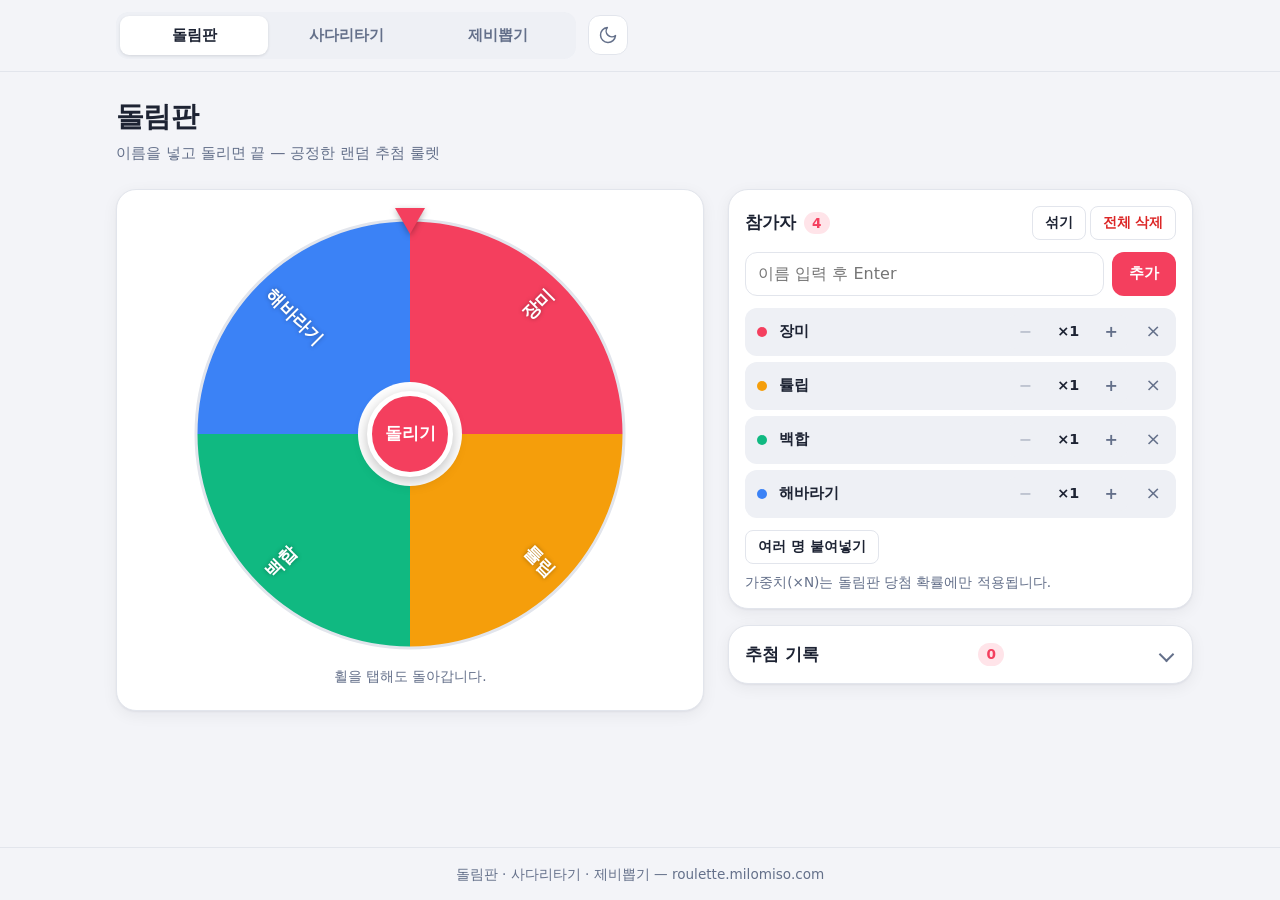
<file: index.html>
<!DOCTYPE html>
<html lang="ko">
<head>
    <meta charset="UTF-8">
    <meta name="viewport" content="width=device-width, initial-scale=1.0">
    <meta name="naver-site-verification" content="711c2c9caf08949278e840a1dd73ebe51dad1255" />
    <title>돌림판 - 온라인 랜덤 추첨 룰렛</title>
    <meta name="description" content="이름을 입력하고 돌림판을 돌려 공정하게 추첨하세요. 무제한 참가자, 가중치 설정, 당첨자 제외 재추첨, 자동 저장까지 되는 무료 온라인 룰렛.">
    <meta property="og:type" content="website">
    <meta property="og:title" content="돌림판 - 온라인 랜덤 추첨 룰렛">
    <meta property="og:description" content="이름을 입력하고 돌림판을 돌려 공정하게 추첨하세요. 가중치, 당첨자 제외 재추첨, 자동 저장 지원.">
    <meta property="og:url" content="https://roulette.milomiso.com/">
    <meta name="theme-color" media="(prefers-color-scheme: light)" content="#f3f4f8">
    <meta name="theme-color" media="(prefers-color-scheme: dark)" content="#0f1117">
    <link rel="canonical" href="https://roulette.milomiso.com/">
    <link rel="icon" type="image/svg+xml" href="favicon.svg">
    <link rel="stylesheet" href="css/style.css">
    <script src="js/theme.js"></script>
    <script defer src="js/storage.js"></script>
    <script defer src="js/ui.js"></script>
    <script defer src="js/roulette.js"></script>
    <script async src="https://pagead2.googlesyndication.com/pagead/js/adsbygoogle.js?client=ca-pub-7277107475599201" crossorigin="anonymous"></script>
    <!-- Google tag (gtag.js) -->
    <script async src="https://www.googletagmanager.com/gtag/js?id=G-1GHWBY4RWK"></script>
    <script>
      window.dataLayer = window.dataLayer || [];
      function gtag(){dataLayer.push(arguments);}
      gtag('js', new Date());

      gtag('config', 'G-1GHWBY4RWK');
    </script>
</head>
<body>

    <header class="site-header">
        <div class="header-inner">
            <nav class="tabs" aria-label="추첨 도구 선택">
                <a href="./" class="tab active" aria-current="page">돌림판</a>
                <a href="ladder.html" class="tab">사다리타기</a>
                <a href="lots.html" class="tab">제비뽑기</a>
            </nav>
            <button id="themeToggle" class="theme-toggle" type="button" aria-label="라이트/다크 모드 전환">
                <svg class="icon-sun" viewBox="0 0 24 24" aria-hidden="true"><circle cx="12" cy="12" r="4"></circle><path d="M12 2v2M12 20v2M4.9 4.9l1.4 1.4M17.7 17.7l1.4 1.4M2 12h2M20 12h2M4.9 19.1l1.4-1.4M17.7 6.3l1.4-1.4"></path></svg>
                <svg class="icon-moon" viewBox="0 0 24 24" aria-hidden="true"><path d="M21 12.8A9 9 0 1 1 11.2 3a7 7 0 0 0 9.8 9.8z"></path></svg>
            </button>
        </div>
    </header>

    <main class="page">
        <h1 class="page-title">돌림판</h1>
        <p class="page-subtitle">이름을 넣고 돌리면 끝 — 공정한 랜덤 추첨 룰렛</p>

        <div class="layout-split">
            <section class="card wheel-card" aria-label="돌림판">
                <div class="wheel-wrap">
                    <div class="wheel-pointer" aria-hidden="true"></div>
                    <canvas id="wheelCanvas"></canvas>
                    <button id="spinBtn" class="wheel-center-btn" type="button">돌리기</button>
                </div>
                <p id="wheelHint" class="hint wheel-hint" aria-live="polite"></p>
            </section>

            <div class="side-col">
                <div id="entryPanel"></div>
                <div id="historyPanel"></div>
            </div>
        </div>
    </main>

    <footer class="site-footer">돌림판 · 사다리타기 · 제비뽑기 — roulette.milomiso.com</footer>

    <dialog id="winnerDialog" aria-labelledby="winnerName">
        <p class="dialog-label">🎉 당첨 🎉</p>
        <p id="winnerName" class="winner-name" aria-live="assertive"></p>
        <div class="dialog-actions">
            <button id="removeRespinBtn" class="btn btn-primary" type="button">제외하고 다시 돌리기</button>
            <button id="closeWinnerBtn" class="btn btn-ghost" type="button">닫기</button>
        </div>
    </dialog>

</body>
</html>
</file>
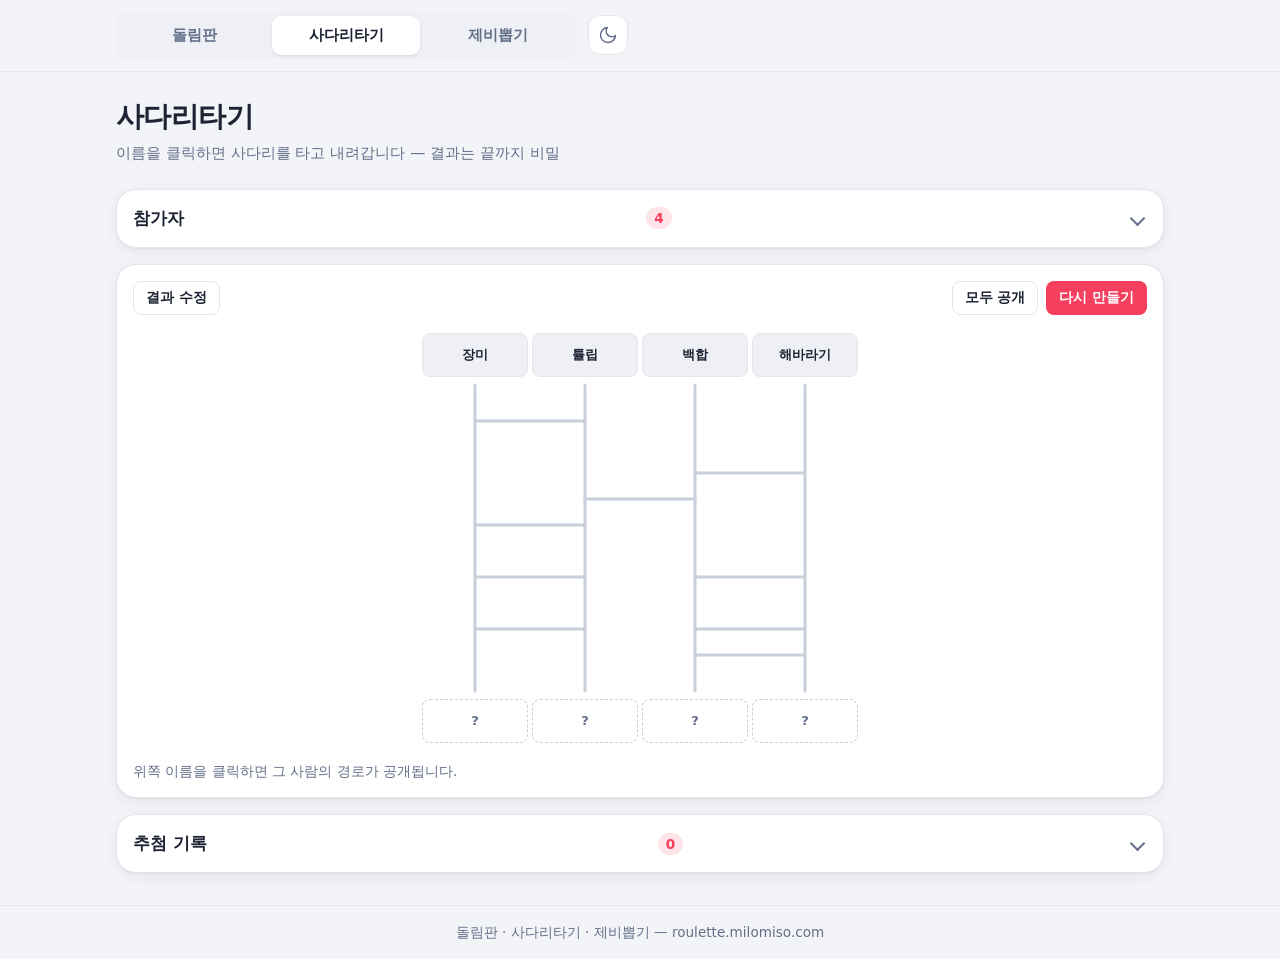
<file: ladder.html>
<!DOCTYPE html>
<html lang="ko">
<head>
    <meta charset="UTF-8">
    <meta name="viewport" content="width=device-width, initial-scale=1.0">
    <meta name="naver-site-verification" content="711c2c9caf08949278e840a1dd73ebe51dad1255" />
    <title>사다리타기 - 온라인 사다리 게임</title>
    <meta name="description" content="온라인 사다리타기 게임. 이름을 입력하면 사다리가 자동으로 만들어지고, 한 명씩 타고 내려가며 결과를 확인하세요. 당첨 개수와 벌칙 문구도 자유롭게 설정.">
    <meta property="og:type" content="website">
    <meta property="og:title" content="사다리타기 - 온라인 사다리 게임">
    <meta property="og:description" content="이름만 입력하면 자동으로 사다리 완성. 당첨 개수·벌칙 설정, 경로 애니메이션까지 무료로.">
    <meta property="og:url" content="https://roulette.milomiso.com/ladder.html">
    <meta name="theme-color" media="(prefers-color-scheme: light)" content="#f3f4f8">
    <meta name="theme-color" media="(prefers-color-scheme: dark)" content="#0f1117">
    <link rel="canonical" href="https://roulette.milomiso.com/ladder.html">
    <link rel="icon" type="image/svg+xml" href="favicon.svg">
    <link rel="stylesheet" href="css/style.css">
    <script src="js/theme.js"></script>
    <script defer src="js/storage.js"></script>
    <script defer src="js/ui.js"></script>
    <script defer src="js/ladder.js"></script>
    <script async src="https://pagead2.googlesyndication.com/pagead/js/adsbygoogle.js?client=ca-pub-7277107475599201" crossorigin="anonymous"></script>
    <!-- Google tag (gtag.js) -->
    <script async src="https://www.googletagmanager.com/gtag/js?id=G-1GHWBY4RWK"></script>
    <script>
      window.dataLayer = window.dataLayer || [];
      function gtag(){dataLayer.push(arguments);}
      gtag('js', new Date());

      gtag('config', 'G-1GHWBY4RWK');
    </script>
</head>
<body>

    <header class="site-header">
        <div class="header-inner">
            <nav class="tabs" aria-label="추첨 도구 선택">
                <a href="./" class="tab">돌림판</a>
                <a href="ladder.html" class="tab active" aria-current="page">사다리타기</a>
                <a href="lots.html" class="tab">제비뽑기</a>
            </nav>
            <button id="themeToggle" class="theme-toggle" type="button" aria-label="라이트/다크 모드 전환">
                <svg class="icon-sun" viewBox="0 0 24 24" aria-hidden="true"><circle cx="12" cy="12" r="4"></circle><path d="M12 2v2M12 20v2M4.9 4.9l1.4 1.4M17.7 17.7l1.4 1.4M2 12h2M20 12h2M4.9 19.1l1.4-1.4M17.7 6.3l1.4-1.4"></path></svg>
                <svg class="icon-moon" viewBox="0 0 24 24" aria-hidden="true"><path d="M21 12.8A9 9 0 1 1 11.2 3a7 7 0 0 0 9.8 9.8z"></path></svg>
            </button>
        </div>
    </header>

    <main class="page">
        <h1 class="page-title">사다리타기</h1>
        <p class="page-subtitle">이름을 클릭하면 사다리를 타고 내려갑니다 — 결과는 끝까지 비밀</p>

        <div class="layout-stack">
            <div id="entryPanel"></div>

            <section class="card" aria-label="사다리타기 게임">
                <div class="tool-controls">
                    <button id="editLabelsBtn" class="btn btn-ghost btn-sm" type="button">결과 수정</button>
                    <div class="spacer"></div>
                    <button id="revealAllBtn" class="btn btn-ghost btn-sm" type="button">모두 공개</button>
                    <button id="rebuildBtn" class="btn btn-primary btn-sm" type="button">다시 만들기</button>
                </div>

                <div class="ladder-scroll">
                    <div class="ladder-inner" id="ladderInner">
                        <div class="ladder-row" id="ladderTop"></div>
                        <canvas id="ladderCanvas"></canvas>
                        <div class="ladder-row" id="ladderBottom"></div>
                    </div>
                </div>
                <div class="ladder-results" id="ladderResults" hidden></div>
                <div class="tool-notice" id="ladderNotice" hidden></div>
                <p class="hint" id="ladderHint"></p>
            </section>

            <div id="historyPanel"></div>
        </div>
    </main>

    <footer class="site-footer">돌림판 · 사다리타기 · 제비뽑기 — roulette.milomiso.com</footer>

    <dialog id="labelsDialog" aria-labelledby="labelsDialogTitle">
        <p class="dialog-label" id="labelsDialogTitle">결과 문구 수정</p>
        <div class="dialog-body" id="labelsInputs"></div>
        <div class="dialog-actions">
            <button id="labelsSaveBtn" class="btn btn-primary" type="button">저장하고 새 사다리 만들기</button>
            <button id="labelsResetBtn" class="btn btn-ghost" type="button">당첨/꽝 기본으로</button>
            <button id="labelsCancelBtn" class="btn btn-ghost" type="button">취소</button>
        </div>
    </dialog>

</body>
</html>
</file>
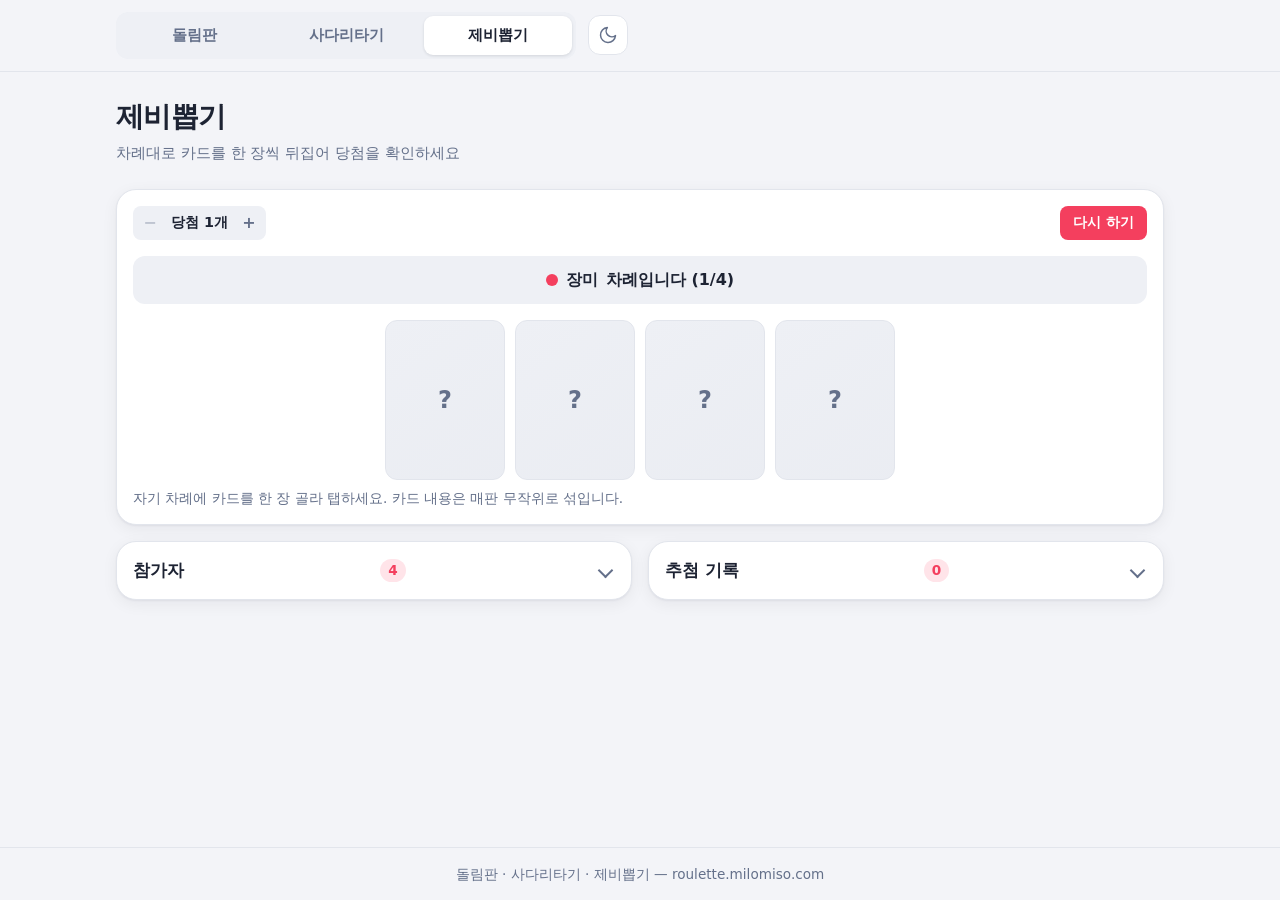
<file: lots.html>
<!DOCTYPE html>
<html lang="ko">
<head>
    <meta charset="UTF-8">
    <meta name="viewport" content="width=device-width, initial-scale=1.0">
    <meta name="naver-site-verification" content="711c2c9caf08949278e840a1dd73ebe51dad1255" />
    <title>제비뽑기 - 온라인 랜덤 뽑기</title>
    <meta name="description" content="온라인 제비뽑기. 참가자 수만큼 카드가 만들어지고, 차례대로 한 장씩 뒤집어 당첨을 확인하세요. 당첨 개수 설정 가능한 무료 랜덤 뽑기.">
    <meta property="og:type" content="website">
    <meta property="og:title" content="제비뽑기 - 온라인 랜덤 뽑기">
    <meta property="og:description" content="차례대로 카드를 뒤집어 당첨 확인. 당첨 개수 설정 가능한 무료 온라인 제비뽑기.">
    <meta property="og:url" content="https://roulette.milomiso.com/lots.html">
    <meta name="theme-color" media="(prefers-color-scheme: light)" content="#f3f4f8">
    <meta name="theme-color" media="(prefers-color-scheme: dark)" content="#0f1117">
    <link rel="canonical" href="https://roulette.milomiso.com/lots.html">
    <link rel="icon" type="image/svg+xml" href="favicon.svg">
    <link rel="stylesheet" href="css/style.css">
    <script src="js/theme.js"></script>
    <script defer src="js/storage.js"></script>
    <script defer src="js/ui.js"></script>
    <script defer src="js/lots.js"></script>
    <script async src="https://pagead2.googlesyndication.com/pagead/js/adsbygoogle.js?client=ca-pub-7277107475599201" crossorigin="anonymous"></script>
    <!-- Google tag (gtag.js) -->
    <script async src="https://www.googletagmanager.com/gtag/js?id=G-1GHWBY4RWK"></script>
    <script>
      window.dataLayer = window.dataLayer || [];
      function gtag(){dataLayer.push(arguments);}
      gtag('js', new Date());

      gtag('config', 'G-1GHWBY4RWK');
    </script>
</head>
<body>

    <header class="site-header">
        <div class="header-inner">
            <nav class="tabs" aria-label="추첨 도구 선택">
                <a href="./" class="tab">돌림판</a>
                <a href="ladder.html" class="tab">사다리타기</a>
                <a href="lots.html" class="tab active" aria-current="page">제비뽑기</a>
            </nav>
            <button id="themeToggle" class="theme-toggle" type="button" aria-label="라이트/다크 모드 전환">
                <svg class="icon-sun" viewBox="0 0 24 24" aria-hidden="true"><circle cx="12" cy="12" r="4"></circle><path d="M12 2v2M12 20v2M4.9 4.9l1.4 1.4M17.7 17.7l1.4 1.4M2 12h2M20 12h2M4.9 19.1l1.4-1.4M17.7 6.3l1.4-1.4"></path></svg>
                <svg class="icon-moon" viewBox="0 0 24 24" aria-hidden="true"><path d="M21 12.8A9 9 0 1 1 11.2 3a7 7 0 0 0 9.8 9.8z"></path></svg>
            </button>
        </div>
    </header>

    <main class="page">
        <h1 class="page-title">제비뽑기</h1>
        <p class="page-subtitle">차례대로 카드를 한 장씩 뒤집어 당첨을 확인하세요</p>

        <div class="layout-stack">
            <section class="card" aria-label="제비뽑기 게임">
                <div class="tool-controls">
                    <div class="stepper" id="lotsWinnerStepper">
                        <button type="button" data-act="minus" aria-label="당첨 개수 줄이기">−</button>
                        <span class="stepper-value" id="lotsWinnerValue">당첨 1개</span>
                        <button type="button" data-act="plus" aria-label="당첨 개수 늘리기">+</button>
                    </div>
                    <div class="spacer"></div>
                    <button id="redealBtn" class="btn btn-primary btn-sm" type="button">다시 하기</button>
                </div>

                <p class="turn-banner" id="turnBanner" aria-live="polite"></p>
                <div class="cards-grid" id="cardsGrid"></div>
                <div class="tool-notice" id="lotsNotice" hidden></div>
                <p class="hint" id="lotsHint"></p>
            </section>

            <div class="side-grid">
                <div id="entryPanel"></div>
                <div id="historyPanel"></div>
            </div>
        </div>
    </main>

    <footer class="site-footer">돌림판 · 사다리타기 · 제비뽑기 — roulette.milomiso.com</footer>

    <dialog id="lotsResultDialog" aria-labelledby="lotsResultTitle">
        <p class="dialog-label" id="lotsResultTitle">🎉 추첨 완료 🎉</p>
        <p id="lotsResultText" class="winner-name"></p>
        <div class="dialog-actions">
            <button id="lotsAgainBtn" class="btn btn-primary" type="button">다시 하기</button>
            <button id="lotsCloseBtn" class="btn btn-ghost" type="button">닫기</button>
        </div>
    </dialog>

</body>
</html>
</file>
<file: css/style.css>
/* ==========================================================================
   추첨 도구 모음 — 디자인 시스템
   ========================================================================== */

:root {
  --bg: #f3f4f8;
  --surface: #ffffff;
  --surface-2: #eef0f5;
  --text: #1d2333;
  --text-muted: #64708a;
  --border: #e2e5ec;
  --rail: #c9cedb;

  --primary: #f43f5e;
  --primary-hover: #e11d48;
  --primary-contrast: #ffffff;
  --primary-soft: #ffe4e9;

  --danger: #dc2626;
  --success: #16a34a;

  --wheel-1: #f43f5e;
  --wheel-2: #f59e0b;
  --wheel-3: #10b981;
  --wheel-4: #3b82f6;
  --wheel-5: #8b5cf6;
  --wheel-6: #ec4899;
  --wheel-7: #14b8a6;
  --wheel-8: #f97316;

  --radius-sm: 8px;
  --radius-md: 12px;
  --radius-lg: 20px;

  --space-1: 4px;
  --space-2: 8px;
  --space-3: 12px;
  --space-4: 16px;
  --space-5: 24px;
  --space-6: 32px;

  --shadow-card: 0 1px 2px rgba(16, 24, 40, 0.05), 0 4px 16px rgba(16, 24, 40, 0.06);
  --shadow-pop: 0 8px 30px rgba(16, 24, 40, 0.18);
}

[data-theme="dark"] {
  --bg: #0f1117;
  --surface: #171a21;
  --surface-2: #21252f;
  --text: #e6e8ee;
  --text-muted: #98a0b3;
  --border: #2a2f3a;
  --rail: #3d4452;

  --primary: #f43f5e;
  --primary-hover: #fb7185;
  --primary-contrast: #ffffff;
  --primary-soft: rgba(244, 63, 94, 0.16);

  --danger: #f87171;
  --success: #34d399;

  --wheel-1: #e11d48;
  --wheel-2: #d97706;
  --wheel-3: #059669;
  --wheel-4: #2563eb;
  --wheel-5: #7c3aed;
  --wheel-6: #db2777;
  --wheel-7: #0d9488;
  --wheel-8: #ea580c;

  --shadow-card: 0 1px 2px rgba(0, 0, 0, 0.4), 0 4px 16px rgba(0, 0, 0, 0.35);
  --shadow-pop: 0 8px 30px rgba(0, 0, 0, 0.55);
}

/* --------------------------------------------------------------------------
   기본
   -------------------------------------------------------------------------- */

* {
  box-sizing: border-box;
}

[hidden] {
  display: none !important;
}

html {
  -webkit-text-size-adjust: 100%;
}

body {
  margin: 0;
  font-family: system-ui, -apple-system, "Apple SD Gothic Neo", "Pretendard",
    "Noto Sans KR", "Malgun Gothic", sans-serif;
  background: var(--bg);
  color: var(--text);
  line-height: 1.5;
  word-break: keep-all;
  min-height: 100vh;
  display: flex;
  flex-direction: column;
}

h1, h2, h3, p {
  margin: 0;
}

button {
  font-family: inherit;
  color: inherit;
}

/* --------------------------------------------------------------------------
   헤더 / 내비게이션
   -------------------------------------------------------------------------- */

.site-header {
  position: sticky;
  top: 0;
  z-index: 50;
  background: var(--bg);
  background: color-mix(in srgb, var(--bg) 82%, transparent);
  -webkit-backdrop-filter: blur(10px);
  backdrop-filter: blur(10px);
  border-bottom: 1px solid var(--border);
}

.site-header .header-inner {
  max-width: 1080px;
  margin: 0 auto;
  padding: var(--space-3) var(--space-4);
  display: flex;
  align-items: center;
  gap: var(--space-3);
}

.tabs {
  flex: 1;
  display: flex;
  gap: var(--space-1);
  background: var(--surface-2);
  border-radius: var(--radius-md);
  padding: 4px;
  max-width: 460px;
}

.tab {
  flex: 1;
  text-align: center;
  padding: 8px 6px;
  border-radius: 9px;
  color: var(--text-muted);
  font-weight: 600;
  font-size: 0.95rem;
  text-decoration: none;
  white-space: nowrap;
  transition: color 0.15s, background 0.15s;
}

.tab:hover {
  color: var(--text);
}

.tab.active {
  background: var(--surface);
  color: var(--text);
  box-shadow: 0 1px 3px rgba(16, 24, 40, 0.12);
}

.theme-toggle {
  flex-shrink: 0;
  width: 40px;
  height: 40px;
  border: 1px solid var(--border);
  border-radius: var(--radius-md);
  background: var(--surface);
  cursor: pointer;
  display: inline-flex;
  align-items: center;
  justify-content: center;
  transition: background 0.15s;
}

.theme-toggle:hover {
  background: var(--surface-2);
}

.theme-toggle svg {
  width: 20px;
  height: 20px;
  fill: none;
  stroke: var(--text-muted);
  stroke-width: 1.8;
  stroke-linecap: round;
  stroke-linejoin: round;
}

[data-theme="dark"] .icon-moon { display: none; }
[data-theme="light"] .icon-sun { display: none; }

/* --------------------------------------------------------------------------
   페이지 레이아웃
   -------------------------------------------------------------------------- */

.page {
  flex: 1;
  width: 100%;
  max-width: 1080px;
  margin: 0 auto;
  padding: var(--space-5) var(--space-4) var(--space-6);
}

.page-title {
  font-size: 1.75rem;
  font-weight: 800;
  letter-spacing: -0.02em;
}

.page-subtitle {
  color: var(--text-muted);
  margin-top: var(--space-1);
  margin-bottom: var(--space-5);
  font-size: 0.95rem;
}

.layout-split {
  display: grid;
  grid-template-columns: minmax(0, 1fr);
  gap: var(--space-5);
  align-items: start;
}

.side-col {
  display: grid;
  gap: var(--space-4);
  min-width: 0;
}

.layout-stack {
  display: grid;
  gap: var(--space-4);
}

.side-grid {
  display: grid;
  grid-template-columns: minmax(0, 1fr);
  gap: var(--space-4);
  align-items: start;
}

@media (min-width: 900px) {
  .layout-split {
    grid-template-columns: minmax(0, 1.35fr) minmax(0, 1fr);
  }
  .side-grid {
    grid-template-columns: minmax(0, 1fr) minmax(0, 1fr);
  }
}

.site-footer {
  border-top: 1px solid var(--border);
  color: var(--text-muted);
  font-size: 0.85rem;
  text-align: center;
  padding: var(--space-4);
}

/* --------------------------------------------------------------------------
   공통 컴포넌트
   -------------------------------------------------------------------------- */

.card {
  background: var(--surface);
  border: 1px solid var(--border);
  border-radius: var(--radius-lg);
  box-shadow: var(--shadow-card);
  padding: var(--space-4);
  min-width: 0;
}

.card-head {
  display: flex;
  align-items: center;
  justify-content: space-between;
  gap: var(--space-2);
  margin-bottom: var(--space-3);
}

.card-head h2 {
  font-size: 1.05rem;
  font-weight: 700;
}

.count-badge {
  display: inline-block;
  min-width: 24px;
  text-align: center;
  padding: 1px 8px;
  margin-left: 2px;
  border-radius: 999px;
  background: var(--primary-soft);
  color: var(--primary);
  font-size: 0.85rem;
  font-weight: 700;
}

.head-actions {
  display: flex;
  gap: var(--space-1);
  flex-shrink: 0;
}

.btn {
  display: inline-flex;
  align-items: center;
  justify-content: center;
  gap: 6px;
  min-height: 44px;
  padding: 0 var(--space-4);
  border: 1px solid transparent;
  border-radius: var(--radius-md);
  font-size: 0.95rem;
  font-weight: 700;
  cursor: pointer;
  transition: background 0.15s, border-color 0.15s, transform 0.1s;
  -webkit-tap-highlight-color: transparent;
}

.btn:active {
  transform: scale(0.97);
}

.btn:disabled {
  opacity: 0.45;
  cursor: not-allowed;
  transform: none;
}

.btn-primary {
  background: var(--primary);
  color: var(--primary-contrast);
}

.btn-primary:hover:not(:disabled) {
  background: var(--primary-hover);
}

.btn-ghost {
  background: transparent;
  border-color: var(--border);
  color: var(--text);
}

.btn-ghost:hover:not(:disabled) {
  background: var(--surface-2);
}

.btn-ghost.danger {
  color: var(--danger);
}

.btn-sm {
  min-height: 34px;
  padding: 0 var(--space-3);
  font-size: 0.85rem;
  font-weight: 600;
  border-radius: var(--radius-sm);
}

.input {
  width: 100%;
  min-height: 44px;
  padding: 8px 12px;
  border: 1px solid var(--border);
  border-radius: var(--radius-md);
  background: var(--surface);
  color: var(--text);
  font-family: inherit;
  font-size: 1rem;
}

.input:focus {
  outline: 2px solid var(--primary);
  outline-offset: -1px;
  border-color: transparent;
}

textarea.input {
  resize: vertical;
  line-height: 1.6;
}

.hint {
  color: var(--text-muted);
  font-size: 0.85rem;
  margin-top: var(--space-2);
}

/* 스테퍼 */
.stepper {
  display: inline-flex;
  align-items: center;
  gap: 2px;
  background: var(--surface-2);
  border-radius: var(--radius-sm);
  padding: 2px;
}

.stepper button {
  width: 30px;
  height: 30px;
  border: none;
  border-radius: 6px;
  background: transparent;
  font-size: 1rem;
  font-weight: 700;
  color: var(--text-muted);
  cursor: pointer;
  transition: background 0.15s, color 0.15s;
}

.stepper button:hover:not(:disabled) {
  background: var(--surface);
  color: var(--text);
}

.stepper button:disabled {
  opacity: 0.35;
  cursor: not-allowed;
}

.stepper .stepper-value {
  min-width: 52px;
  text-align: center;
  font-size: 0.9rem;
  font-weight: 700;
  padding: 0 4px;
}

/* 접이식 카드 (details) */
details.card {
  padding: 0;
}

details.card > summary {
  list-style: none;
  cursor: pointer;
  padding: var(--space-4);
  display: flex;
  align-items: center;
  justify-content: space-between;
  gap: var(--space-2);
  font-weight: 700;
  font-size: 1.05rem;
  -webkit-tap-highlight-color: transparent;
}

details.card > summary::-webkit-details-marker {
  display: none;
}

details.card > summary::after {
  content: "";
  width: 9px;
  height: 9px;
  border-right: 2px solid var(--text-muted);
  border-bottom: 2px solid var(--text-muted);
  transform: rotate(45deg);
  transition: transform 0.2s;
  flex-shrink: 0;
  margin-right: 4px;
}

details.card[open] > summary::after {
  transform: rotate(-135deg);
  margin-top: 6px;
}

details.card > .details-body {
  padding: 0 var(--space-4) var(--space-4);
}

/* --------------------------------------------------------------------------
   참가자 패널
   -------------------------------------------------------------------------- */

.add-row {
  display: flex;
  gap: var(--space-2);
  margin-bottom: var(--space-3);
}

.add-row .input {
  flex: 1;
  min-width: 0;
}

.entry-list {
  list-style: none;
  margin: 0 0 var(--space-3);
  padding: 0;
  display: grid;
  gap: 6px;
  max-height: 420px;
  overflow-y: auto;
}

.entry-row {
  display: flex;
  align-items: center;
  gap: var(--space-2);
  background: var(--surface-2);
  border-radius: var(--radius-md);
  padding: 5px 6px 5px 12px;
}

.entry-dot {
  width: 10px;
  height: 10px;
  border-radius: 50%;
  background: var(--dot, var(--text-muted));
  flex-shrink: 0;
}

.entry-name {
  flex: 1;
  min-width: 0;
  border: none;
  background: transparent;
  color: var(--text);
  font-family: inherit;
  font-size: 0.95rem;
  font-weight: 600;
  min-height: 38px;
  padding: 0 4px;
  border-radius: 6px;
}

.entry-name:focus {
  outline: 2px solid var(--primary);
  background: var(--surface);
}

.entry-del {
  width: 34px;
  height: 34px;
  border: none;
  border-radius: var(--radius-sm);
  background: transparent;
  color: var(--text-muted);
  font-size: 1.15rem;
  line-height: 1;
  cursor: pointer;
  flex-shrink: 0;
  transition: background 0.15s, color 0.15s;
}

.entry-del:hover {
  background: color-mix(in srgb, var(--danger) 12%, transparent);
  color: var(--danger);
}

.entry-empty {
  color: var(--text-muted);
  font-size: 0.9rem;
  text-align: center;
  padding: var(--space-4) 0;
}

.bulk-panel {
  display: grid;
  gap: var(--space-2);
  margin-top: var(--space-2);
}

.bulk-actions {
  display: flex;
  gap: var(--space-2);
  justify-content: flex-end;
}

/* --------------------------------------------------------------------------
   기록 패널
   -------------------------------------------------------------------------- */

.history-list {
  list-style: none;
  margin: 0;
  padding: 0;
  display: grid;
  gap: var(--space-2);
  max-height: 320px;
  overflow-y: auto;
}

.history-row {
  display: flex;
  align-items: baseline;
  gap: var(--space-2);
  font-size: 0.9rem;
}

.chip {
  flex-shrink: 0;
  padding: 2px 8px;
  border-radius: 999px;
  background: var(--surface-2);
  color: var(--text-muted);
  font-size: 0.75rem;
  font-weight: 700;
}

.history-text {
  flex: 1;
  min-width: 0;
  overflow-wrap: anywhere;
}

.history-time {
  flex-shrink: 0;
  color: var(--text-muted);
  font-size: 0.78rem;
}

.history-empty {
  color: var(--text-muted);
  font-size: 0.9rem;
  text-align: center;
  padding: var(--space-3) 0;
}

.history-clear-row {
  margin-top: var(--space-3);
  text-align: right;
}

/* --------------------------------------------------------------------------
   돌림판
   -------------------------------------------------------------------------- */

.wheel-card {
  padding: var(--space-5);
}

.wheel-wrap {
  position: relative;
  width: min(100%, 440px);
  aspect-ratio: 1;
  margin: 0 auto;
}

#wheelCanvas {
  display: block;
  width: 100%;
  height: 100%;
  cursor: pointer;
}

.wheel-pointer {
  position: absolute;
  top: -6px;
  left: 50%;
  transform: translateX(-50%);
  width: 0;
  height: 0;
  border-left: 15px solid transparent;
  border-right: 15px solid transparent;
  border-top: 26px solid var(--primary);
  z-index: 5;
  filter: drop-shadow(0 2px 3px rgba(0, 0, 0, 0.3));
  pointer-events: none;
}

.wheel-center-btn {
  position: absolute;
  top: 50%;
  left: 50%;
  transform: translate(-50%, -50%);
  width: 86px;
  height: 86px;
  border-radius: 50%;
  border: 5px solid var(--surface);
  background: var(--primary);
  color: var(--primary-contrast);
  font-size: 1.05rem;
  font-weight: 800;
  cursor: pointer;
  box-shadow: 0 4px 14px rgba(0, 0, 0, 0.25);
  z-index: 4;
  transition: background 0.15s, transform 0.15s;
}

.wheel-center-btn:hover:not(:disabled) {
  background: var(--primary-hover);
  transform: translate(-50%, -50%) scale(1.05);
}

.wheel-center-btn:disabled {
  background: var(--text-muted);
  cursor: not-allowed;
}

.wheel-hint {
  text-align: center;
  margin-top: var(--space-3);
}

/* 당첨 다이얼로그 */
dialog {
  border: none;
  border-radius: var(--radius-lg);
  background: var(--surface);
  color: var(--text);
  box-shadow: var(--shadow-pop);
  padding: var(--space-6) var(--space-5) var(--space-5);
  width: min(92vw, 400px);
}

dialog::backdrop {
  background: rgba(0, 0, 0, 0.45);
}

.dialog-label {
  text-align: center;
  color: var(--text-muted);
  font-weight: 700;
  font-size: 0.95rem;
}

.winner-name {
  text-align: center;
  font-size: 2rem;
  font-weight: 800;
  letter-spacing: -0.02em;
  margin: var(--space-3) 0 var(--space-5);
  overflow-wrap: anywhere;
}

.dialog-actions {
  display: grid;
  gap: var(--space-2);
}

.dialog-body {
  margin: var(--space-3) 0 var(--space-5);
  display: grid;
  gap: var(--space-2);
}

/* --------------------------------------------------------------------------
   사다리타기
   -------------------------------------------------------------------------- */

.tool-controls {
  display: flex;
  flex-wrap: wrap;
  align-items: center;
  gap: var(--space-2);
  margin-bottom: var(--space-4);
}

.tool-controls .spacer {
  flex: 1;
}

.ladder-scroll {
  overflow-x: auto;
  padding-bottom: var(--space-2);
}

.ladder-inner {
  margin: 0 auto;
}

.ladder-row {
  display: flex;
}

.ladder-cell {
  flex-shrink: 0;
  display: flex;
  align-items: center;
  justify-content: center;
  padding: 2px;
}

.ladder-name {
  width: 100%;
  border: 1px solid var(--border);
  background: var(--surface-2);
  border-radius: var(--radius-sm);
  min-height: 44px;
  padding: 4px 4px;
  font-size: 0.82rem;
  font-weight: 700;
  cursor: pointer;
  overflow: hidden;
  text-overflow: ellipsis;
  white-space: nowrap;
  transition: background 0.15s, border-color 0.15s;
  -webkit-tap-highlight-color: transparent;
}

.ladder-name:hover:not(:disabled) {
  border-color: var(--accent, var(--primary));
}

.ladder-name.done {
  background: var(--surface);
  border-color: var(--accent, var(--primary));
  color: var(--accent, var(--primary));
  cursor: default;
}

.ladder-name:disabled {
  cursor: default;
}

.ladder-result {
  width: 100%;
  min-height: 44px;
  border: 1px dashed var(--rail);
  border-radius: var(--radius-sm);
  display: flex;
  flex-direction: column;
  align-items: center;
  justify-content: center;
  gap: 1px;
  line-height: 1.25;
  font-size: 0.82rem;
  font-weight: 700;
  color: var(--text-muted);
  padding: 4px;
  overflow: hidden;
  text-align: center;
}

.lr-slot-owner {
  font-size: 0.68rem;
  font-weight: 600;
  color: var(--text-muted);
  max-width: 100%;
  overflow: hidden;
  text-overflow: ellipsis;
  white-space: nowrap;
}

.ladder-result.win .lr-slot-owner {
  color: inherit;
  opacity: 0.8;
}

.lr-slot-label {
  font-size: 0.85rem;
  max-width: 100%;
  overflow: hidden;
  text-overflow: ellipsis;
  white-space: nowrap;
}

.ladder-result.revealed {
  border-style: solid;
  border-color: var(--border);
  background: var(--surface-2);
  color: var(--text);
}

.ladder-result.win {
  border-color: var(--primary);
  background: var(--primary-soft);
  color: var(--primary);
}

#ladderCanvas {
  display: block;
}

/* 공개된 결과 요약 (누가 → 무엇) */
.ladder-results {
  display: flex;
  flex-wrap: wrap;
  gap: 6px 18px;
  margin-top: var(--space-3);
  padding: var(--space-3);
  background: var(--surface-2);
  border-radius: var(--radius-md);
  font-size: 0.9rem;
}

.lr-row {
  display: inline-flex;
  align-items: center;
  gap: 6px;
}

.lr-row .lr-label {
  color: var(--text-muted);
  font-weight: 700;
}

.lr-row.win .lr-label {
  color: var(--primary);
}

.tool-notice {
  text-align: center;
  color: var(--text-muted);
  padding: var(--space-6) var(--space-4);
  font-size: 0.95rem;
}

/* --------------------------------------------------------------------------
   제비뽑기
   -------------------------------------------------------------------------- */

.turn-banner {
  display: flex;
  align-items: center;
  justify-content: center;
  gap: var(--space-2);
  background: var(--surface-2);
  border-radius: var(--radius-md);
  min-height: 48px;
  padding: var(--space-2) var(--space-3);
  font-weight: 700;
  margin-bottom: var(--space-4);
}

.turn-banner .entry-dot {
  width: 12px;
  height: 12px;
}

.cards-grid {
  display: grid;
  grid-template-columns: repeat(auto-fit, minmax(84px, 120px));
  justify-content: center;
  gap: 10px;
}

.lot-card {
  position: relative;
  aspect-ratio: 3 / 4;
  border: none;
  background: transparent;
  padding: 0;
  cursor: pointer;
  perspective: 600px;
  -webkit-tap-highlight-color: transparent;
}

.lot-card:disabled {
  cursor: default;
}

.lot-inner {
  position: absolute;
  inset: 0;
  transition: transform 0.5s;
  transform-style: preserve-3d;
}

.lot-card.flipped .lot-inner {
  transform: rotateY(180deg);
}

.lot-card:not(.flipped):not(:disabled):hover .lot-inner {
  transform: translateY(-4px);
}

.lot-face {
  position: absolute;
  inset: 0;
  backface-visibility: hidden;
  -webkit-backface-visibility: hidden;
  border-radius: var(--radius-md);
  display: flex;
  flex-direction: column;
  align-items: center;
  justify-content: center;
  gap: 4px;
  font-weight: 800;
}

.lot-front {
  background: var(--surface-2);
  background: linear-gradient(145deg, var(--surface-2), color-mix(in srgb, var(--surface-2) 70%, var(--border)));
  border: 1px solid var(--border);
  color: var(--text-muted);
  font-size: 1.5rem;
}

.lot-back {
  transform: rotateY(180deg);
  background: var(--surface-2);
  border: 1px solid var(--border);
  color: var(--text-muted);
  font-size: 1.05rem;
}

.lot-back.win {
  background: var(--primary-soft);
  border-color: var(--primary);
  color: var(--primary);
}

.lot-back .lot-owner {
  font-size: 0.72rem;
  font-weight: 700;
  color: var(--text-muted);
  max-width: 90%;
  overflow: hidden;
  text-overflow: ellipsis;
  white-space: nowrap;
}

.lot-card.dealing .lot-inner {
  animation: deal-in 0.4s both;
  animation-delay: calc(var(--i) * 35ms);
}

@keyframes deal-in {
  from {
    opacity: 0;
    transform: translateY(14px) scale(0.92);
  }
  to {
    opacity: 1;
    transform: none;
  }
}

/* --------------------------------------------------------------------------
   토스트
   -------------------------------------------------------------------------- */

.toast {
  position: fixed;
  left: 50%;
  bottom: 28px;
  transform: translateX(-50%) translateY(16px);
  background: var(--text);
  color: var(--bg);
  padding: 10px 18px;
  border-radius: 999px;
  font-size: 0.9rem;
  font-weight: 600;
  box-shadow: var(--shadow-pop);
  opacity: 0;
  pointer-events: none;
  transition: opacity 0.25s, transform 0.25s;
  z-index: 100;
  max-width: 90vw;
  text-align: center;
}

.toast.show {
  opacity: 1;
  transform: translateX(-50%) translateY(0);
}

/* --------------------------------------------------------------------------
   좁은 화면
   -------------------------------------------------------------------------- */

@media (max-width: 520px) {
  .site-header .header-inner {
    padding: 10px;
    gap: 8px;
  }
  .tabs {
    max-width: none;
  }
  .tab {
    font-size: 0.85rem;
    padding: 8px 2px;
  }
  .theme-toggle {
    width: 36px;
    height: 36px;
  }
  .page {
    padding: var(--space-4) var(--space-3) var(--space-5);
  }
  .page-title {
    font-size: 1.45rem;
  }
  .wheel-card {
    padding: var(--space-4);
  }
}

/* --------------------------------------------------------------------------
   모션 최소화
   -------------------------------------------------------------------------- */

@media (prefers-reduced-motion: reduce) {
  * {
    transition-duration: 0.01ms !important;
    animation-duration: 0.01ms !important;
  }
  .lot-inner {
    transition-duration: 0.15s !important;
  }
}
</file>
